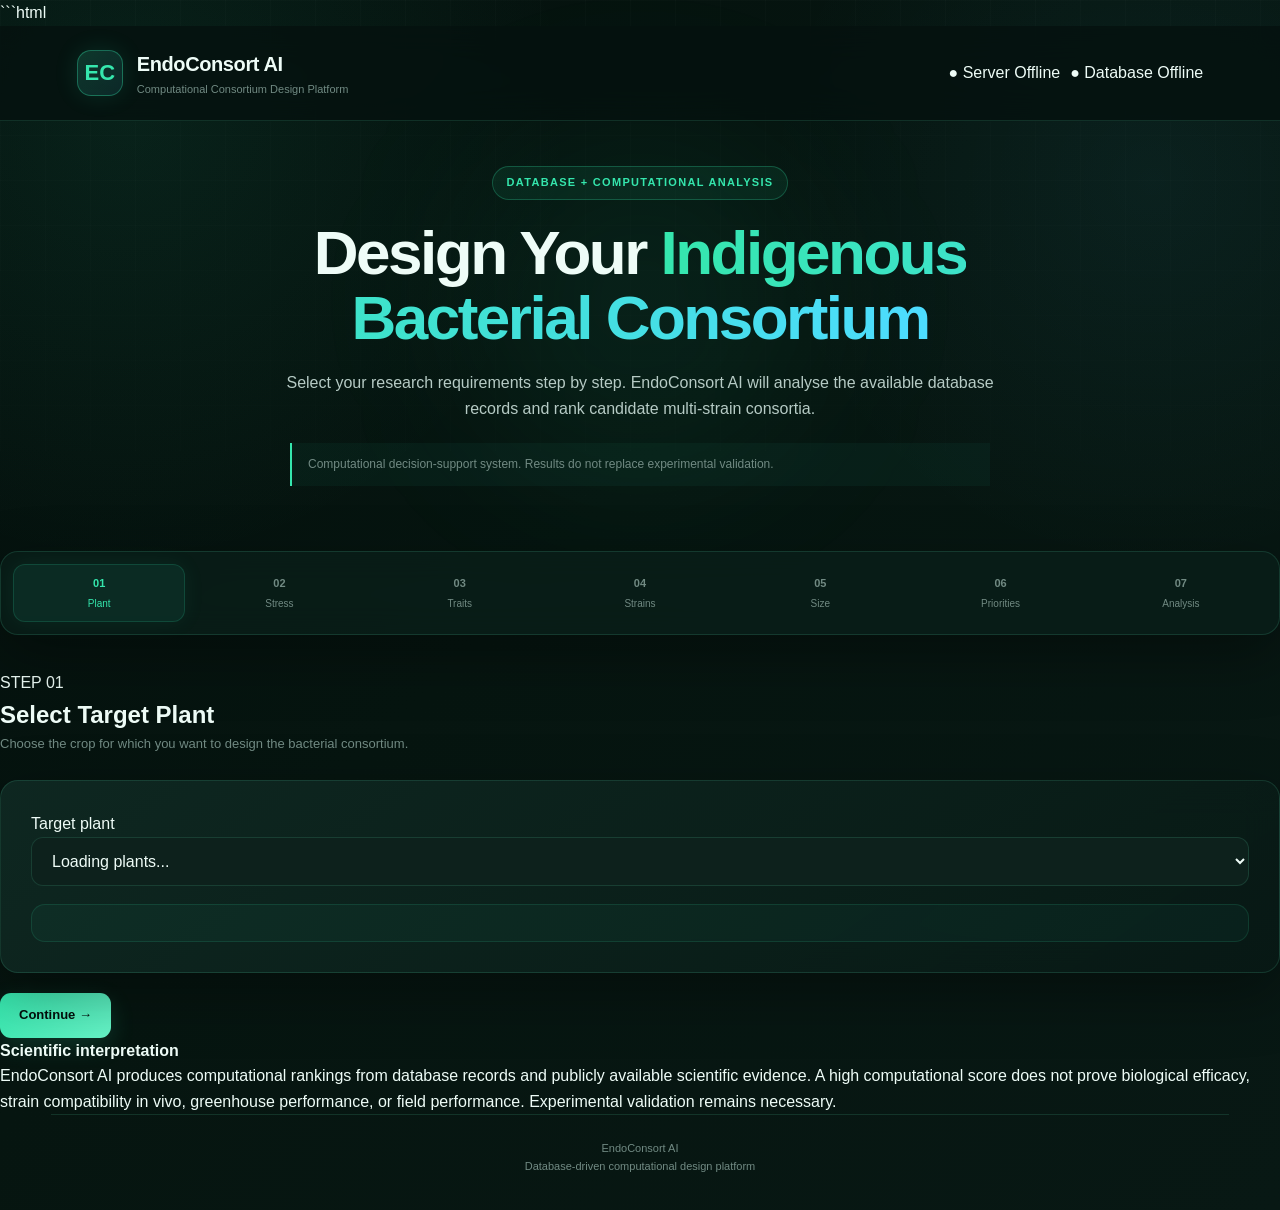
<file: frontend/index.html>
```html
<!DOCTYPE html>
<html lang="en">

<head>

    <meta charset="UTF-8">

    <meta
        name="viewport"
        content="width=device-width, initial-scale=1.0"
    >

    <title>EndoConsort AI</title>

    <link
        rel="stylesheet"
        href="style.css"
    >

</head>


<body>


    <!-- =====================================================
         HEADER
    ====================================================== -->

    <header class="header">

        <div class="brand">

            <div class="brand-mark">
                EC
            </div>

            <div>

                <h1>
                    EndoConsort AI
                </h1>

                <p>
                    Computational Consortium Design Platform
                </p>

            </div>

        </div>


        <div class="system-status">

            <span id="serverStatus">
                Checking server...
            </span>

            <span id="databaseStatus">
                Checking database...
            </span>

        </div>

    </header>



    <!-- =====================================================
         MAIN
    ====================================================== -->

    <main class="main-container">


        <!-- =================================================
             HERO
        ================================================== -->

        <section class="hero">

            <div class="hero-content">

                <span class="eyebrow">
                    DATABASE + COMPUTATIONAL ANALYSIS
                </span>


                <h2>

                    Design Your

                    <span>
                        Indigenous Bacterial Consortium
                    </span>

                </h2>


                <p>

                    Select your research requirements step by step.
                    EndoConsort AI will analyse the available database
                    records and rank candidate multi-strain consortia.

                </p>


                <div class="hero-note">

                    Computational decision-support system.
                    Results do not replace experimental validation.

                </div>

            </div>

        </section>



        <!-- =================================================
             PROGRESS
        ================================================== -->

        <section class="wizard-progress">


            <div
                class="progress-step active"
                data-step="1"
            >

                <span>
                    01
                </span>

                <small>
                    Plant
                </small>

            </div>


            <div
                class="progress-step"
                data-step="2"
            >

                <span>
                    02
                </span>

                <small>
                    Stress
                </small>

            </div>


            <div
                class="progress-step"
                data-step="3"
            >

                <span>
                    03
                </span>

                <small>
                    Traits
                </small>

            </div>


            <div
                class="progress-step"
                data-step="4"
            >

                <span>
                    04
                </span>

                <small>
                    Strains
                </small>

            </div>


            <div
                class="progress-step"
                data-step="5"
            >

                <span>
                    05
                </span>

                <small>
                    Size
                </small>

            </div>


            <div
                class="progress-step"
                data-step="6"
            >

                <span>
                    06
                </span>

                <small>
                    Priorities
                </small>

            </div>


            <div
                class="progress-step"
                data-step="7"
            >

                <span>
                    07
                </span>

                <small>
                    Analysis
                </small>

            </div>


        </section>



        <!-- =================================================
             WIZARD
        ================================================== -->

        <section class="wizard-container">


            <!-- =================================================
                 STEP 1 — PLANT
            ================================================== -->

            <div
                class="wizard-step active"
                id="step1"
            >

                <div class="step-number">
                    STEP 01
                </div>


                <h2>
                    Select Target Plant
                </h2>


                <p class="step-description">

                    Choose the crop for which you want to design
                    the bacterial consortium.

                </p>


                <div class="selection-area">


                    <label for="plantSelect">
                        Target plant
                    </label>


                    <select id="plantSelect">

                        <option value="">
                            Loading plants...
                        </option>

                    </select>


                    <div
                        id="plantInfo"
                        class="selection-info"
                    ></div>


                </div>


                <div class="wizard-actions">


                    <!-- IMPORTANT:
                         Current step = 1 -->

                    <button
                        type="button"
                        class="btn primary"
                        onclick="nextStep(1)"
                    >

                        Continue →

                    </button>


                </div>

            </div>



            <!-- =================================================
                 STEP 2 — STRESS
            ================================================== -->

            <div
                class="wizard-step"
                id="step2"
            >

                <div class="step-number">
                    STEP 02
                </div>


                <h2>
                    Select Target Stress
                </h2>


                <p class="step-description">

                    Select the environmental stress condition
                    that the consortium should be designed for.

                </p>


                <div
                    id="stressOptions"
                    class="option-grid"
                >

                    <div class="loading">

                        Loading stress options...

                    </div>

                </div>


                <div class="wizard-actions">


                    <!-- Current step = 2 -->

                    <button
                        type="button"
                        class="btn secondary"
                        onclick="previousStep(2)"
                    >

                        ← Back

                    </button>


                    <button
                        type="button"
                        class="btn primary"
                        onclick="nextStep(2)"
                    >

                        Continue →

                    </button>


                </div>

            </div>



            <!-- =================================================
                 STEP 3 — TRAITS
            ================================================== -->

            <div
                class="wizard-step"
                id="step3"
            >

                <div class="step-number">
                    STEP 03
                </div>


                <h2>
                    Select Desired Traits
                </h2>


                <p class="step-description">

                    Select the functional bacterial traits you
                    want the consortium to cover.

                </p>


                <div class="selection-toolbar">


                    <button
                        type="button"
                        class="small-btn"
                        onclick="selectAllTraits()"
                    >

                        Select All

                    </button>


                    <button
                        type="button"
                        class="small-btn"
                        onclick="clearAllTraits()"
                    >

                        Clear All

                    </button>


                </div>


                <div
                    id="traitOptions"
                    class="checkbox-grid"
                >

                    <div class="loading">

                        Loading traits...

                    </div>

                </div>


                <div
                    id="traitSelectionSummary"
                    class="selection-summary"
                >

                    0 traits selected

                </div>


                <div class="wizard-actions">


                    <!-- Current step = 3 -->

                    <button
                        type="button"
                        class="btn secondary"
                        onclick="previousStep(3)"
                    >

                        ← Back

                    </button>


                    <button
                        type="button"
                        class="btn primary"
                        onclick="nextStep(3)"
                    >

                        Continue →

                    </button>


                </div>

            </div>



            <!-- =================================================
                 STEP 4 — STRAINS
            ================================================== -->

            <div
                class="wizard-step"
                id="step4"
            >

                <div class="step-number">
                    STEP 04
                </div>


                <h2>
                    Select Bacterial Strains
                </h2>


                <p class="step-description">

                    Choose which indigenous bacterial strains
                    should be considered during consortium design.

                </p>


                <div class="selection-toolbar">


                    <button
                        type="button"
                        class="small-btn"
                        onclick="selectAllStrains()"
                    >

                        Select All

                    </button>


                    <button
                        type="button"
                        class="small-btn"
                        onclick="clearAllStrains()"
                    >

                        Clear All

                    </button>


                </div>


                <div
                    id="strainOptions"
                    class="strain-selection-grid"
                >

                    <div class="loading">

                        Loading bacterial strains...

                    </div>

                </div>


                <div
                    id="strainSelectionSummary"
                    class="selection-summary"
                >

                    0 strains selected

                </div>


                <div class="wizard-actions">


                    <!-- Current step = 4 -->

                    <button
                        type="button"
                        class="btn secondary"
                        onclick="previousStep(4)"
                    >

                        ← Back

                    </button>


                    <button
                        type="button"
                        class="btn primary"
                        onclick="nextStep(4)"
                    >

                        Continue →

                    </button>


                </div>

            </div>



            <!-- =================================================
                 STEP 5 — SIZE
            ================================================== -->

            <div
                class="wizard-step"
                id="step5"
            >

                <div class="step-number">
                    STEP 05
                </div>


                <h2>
                    Choose Consortium Size
                </h2>


                <p class="step-description">

                    Decide how many bacterial strains should
                    be combined in each candidate consortium.

                </p>


                <div
                    id="sizeOptions"
                    class="size-grid"
                >


                    <button
                        type="button"
                        class="size-card"
                        data-size="2"
                        onclick="selectConsortiumSize(2)"
                    >

                        <strong>
                            2
                        </strong>

                        <span>
                            Two-strain consortium
                        </span>

                    </button>


                    <button
                        type="button"
                        class="size-card"
                        data-size="3"
                        onclick="selectConsortiumSize(3)"
                    >

                        <strong>
                            3
                        </strong>

                        <span>
                            Three-strain consortium
                        </span>

                    </button>


                </div>


                <div
                    id="sizeSummary"
                    class="selection-summary"
                >

                    No consortium size selected

                </div>


                <div class="wizard-actions">


                    <!-- Current step = 5 -->

                    <button
                        type="button"
                        class="btn secondary"
                        onclick="previousStep(5)"
                    >

                        ← Back

                    </button>


                    <button
                        type="button"
                        class="btn primary"
                        onclick="nextStep(5)"
                    >

                        Continue →

                    </button>


                </div>

            </div>



            <!-- =================================================
                 STEP 6 — PRIORITIES
            ================================================== -->

            <div
                class="wizard-step"
                id="step6"
            >

                <div class="step-number">
                    STEP 06
                </div>


                <h2>
                    Set Analysis Priorities
                </h2>


                <p class="step-description">

                    Tell the computational engine what matters
                    most in your consortium ranking.

                </p>



                <!-- TRAIT WEIGHT -->

                <div class="weight-control">

                    <div class="weight-header">

                        <span>
                            Trait Coverage
                        </span>

                        <strong id="traitWeightValue">
                            50%
                        </strong>

                    </div>


                    <input
                        type="range"
                        id="traitWeight"
                        min="0"
                        max="100"
                        value="50"
                        oninput="updateWeights()"
                    >

                </div>



                <!-- COMPATIBILITY -->

                <div class="weight-control">

                    <div class="weight-header">

                        <span>
                            Compatibility
                        </span>

                        <strong id="compatibilityWeightValue">
                            30%
                        </strong>

                    </div>


                    <input
                        type="range"
                        id="compatibilityWeight"
                        min="0"
                        max="100"
                        value="30"
                        oninput="updateWeights()"
                    >

                </div>



                <!-- DROUGHT -->

                <div class="weight-control">

                    <div class="weight-header">

                        <span>
                            Drought Evidence
                        </span>

                        <strong id="droughtWeightValue">
                            15%
                        </strong>

                    </div>


                    <input
                        type="range"
                        id="droughtWeight"
                        min="0"
                        max="100"
                        value="15"
                        oninput="updateWeights()"
                    >

                </div>



                <!-- LITERATURE -->

                <div class="weight-control">

                    <div class="weight-header">

                        <span>
                            Literature Evidence
                        </span>

                        <strong id="literatureWeightValue">
                            5%
                        </strong>

                    </div>


                    <input
                        type="range"
                        id="literatureWeight"
                        min="0"
                        max="100"
                        value="5"
                        oninput="updateWeights()"
                    >

                </div>



                <div
                    id="weightTotal"
                    class="weight-total"
                >

                    100%

                </div>



                <div class="wizard-actions">


                    <!-- Current step = 6 -->

                    <button
                        type="button"
                        class="btn secondary"
                        onclick="previousStep(6)"
                    >

                        ← Back

                    </button>


                    <button
                        type="button"
                        class="btn primary"
                        onclick="nextStep(6)"
                    >

                        Review Selection →

                    </button>


                </div>

            </div>



            <!-- =================================================
                 STEP 7 — ANALYSIS
            ================================================== -->

            <div
                class="wizard-step"
                id="step7"
            >

                <div class="step-number">
                    STEP 07
                </div>


                <h2>
                    Run Consortium Analysis
                </h2>


                <p class="step-description">

                    Review your selections and run the computational
                    consortium ranking engine.

                </p>



                <!-- =================================================
                     REVIEW
                ================================================== -->

                <div
                    id="selectionReview"
                    class="selection-review"
                >


                    <div class="review-card">

                        <span>
                            Target Plant
                        </span>

                        <strong id="reviewPlant">
                            —
                        </strong>

                    </div>


                    <div class="review-card">

                        <span>
                            Target Stress
                        </span>

                        <strong id="reviewStress">
                            —
                        </strong>

                    </div>


                    <div class="review-card">

                        <span>
                            Selected Traits
                        </span>

                        <strong id="reviewTraits">
                            —
                        </strong>

                    </div>


                    <div class="review-card">

                        <span>
                            Selected Strains
                        </span>

                        <strong id="reviewStrains">
                            —
                        </strong>

                    </div>


                    <div class="review-card">

                        <span>
                            Consortium Size
                        </span>

                        <strong id="reviewSize">
                            —
                        </strong>

                    </div>


                    <div class="review-card">

                        <span>
                            Ranking Weights
                        </span>

                        <strong id="reviewWeights">
                            —
                        </strong>

                    </div>


                </div>



                <!-- =================================================
                     ANALYSIS BUTTON
                ================================================== -->

                <div class="analysis-launch">


                    <button
                        type="button"
                        id="designButton"
                        class="btn analyze"
                        onclick="runCustomDesign()"
                    >

                        🧬 Run EndoConsort AI Analysis

                    </button>


                    <p>

                        The engine will evaluate available
                        strain combinations against your
                        selected criteria.

                    </p>


                </div>



                <!-- =================================================
                     LOADING
                ================================================== -->

                <div
                    id="analysisLoading"
                    class="analysis-loading hidden"
                >

                    <div class="loader"></div>


                    <h3>
                        Analysing consortium candidates...
                    </h3>


                    <p>

                        Checking trait coverage, compatibility,
                        drought-response records and literature
                        signals.

                    </p>

                </div>



                <!-- =================================================
                     RESULT
                ================================================== -->

                <div
                    id="analysisResult"
                    class="analysis-result"
                ></div>



                <!-- =================================================
                     SCIENTIFIC EVIDENCE
                ================================================== -->

                <div
                    id="scientificEvidence"
                    class="scientific-evidence hidden"
                >


                    <div class="evidence-header">


                        <div>

                            <span class="evidence-label">
                                LIVE SCIENTIFIC EVIDENCE
                            </span>


                            <h3>
                                Relevant Research Literature
                            </h3>


                            <p>

                                Scientific publications retrieved
                                dynamically from Europe PMC based on
                                your selected plant, stress, traits
                                and bacterial strain.

                            </p>

                        </div>


                        <div
                            id="evidenceSource"
                            class="evidence-source"
                        >

                            Europe PMC

                        </div>


                    </div>



                    <!-- Evidence Loading -->

                    <div
                        id="evidenceLoading"
                        class="evidence-loading hidden"
                    >

                        Searching scientific literature...

                    </div>



                    <!-- Evidence Results -->

                    <div
                        id="evidenceList"
                        class="evidence-list"
                    ></div>


                </div>



                <!-- =================================================
                     REPORT
                ================================================== -->

                <div
                    id="reportSection"
                    class="report-section hidden"
                >


                    <h3>
                        Analysis Report
                    </h3>


                    <p>

                        Your computational analysis and scientific
                        evidence summary are ready.

                    </p>


                    <button
                        type="button"
                        class="btn report"
                        onclick="downloadReport()"
                    >

                        Download PDF Report

                    </button>


                </div>



                <!-- =================================================
                     BACK TO STEP 6
                ================================================== -->

                <div class="wizard-actions">


                    <!-- Current step = 7 -->

                    <button
                        type="button"
                        class="btn secondary"
                        onclick="previousStep(7)"
                    >

                        ← Modify Selection

                    </button>


                </div>


            </div>


        </section>



        <!-- =================================================
             SCIENTIFIC NOTICE
        ================================================== -->

        <section class="scientific-notice">


            <strong>
                Scientific interpretation
            </strong>


            <p>

                EndoConsort AI produces computational rankings
                from database records and publicly available
                scientific evidence. A high computational score
                does not prove biological efficacy, strain
                compatibility in vivo, greenhouse performance,
                or field performance. Experimental validation
                remains necessary.

            </p>


        </section>


    </main>



    <!-- =====================================================
         FOOTER
    ====================================================== -->

    <footer class="footer">


        <div>
            EndoConsort AI
        </div>


        <div>
            Database-driven computational design platform
        </div>


    </footer>



    <!-- =====================================================
         JAVASCRIPT
    ====================================================== -->

    <script src="app.js"></script>


</body>

</html>
</file>
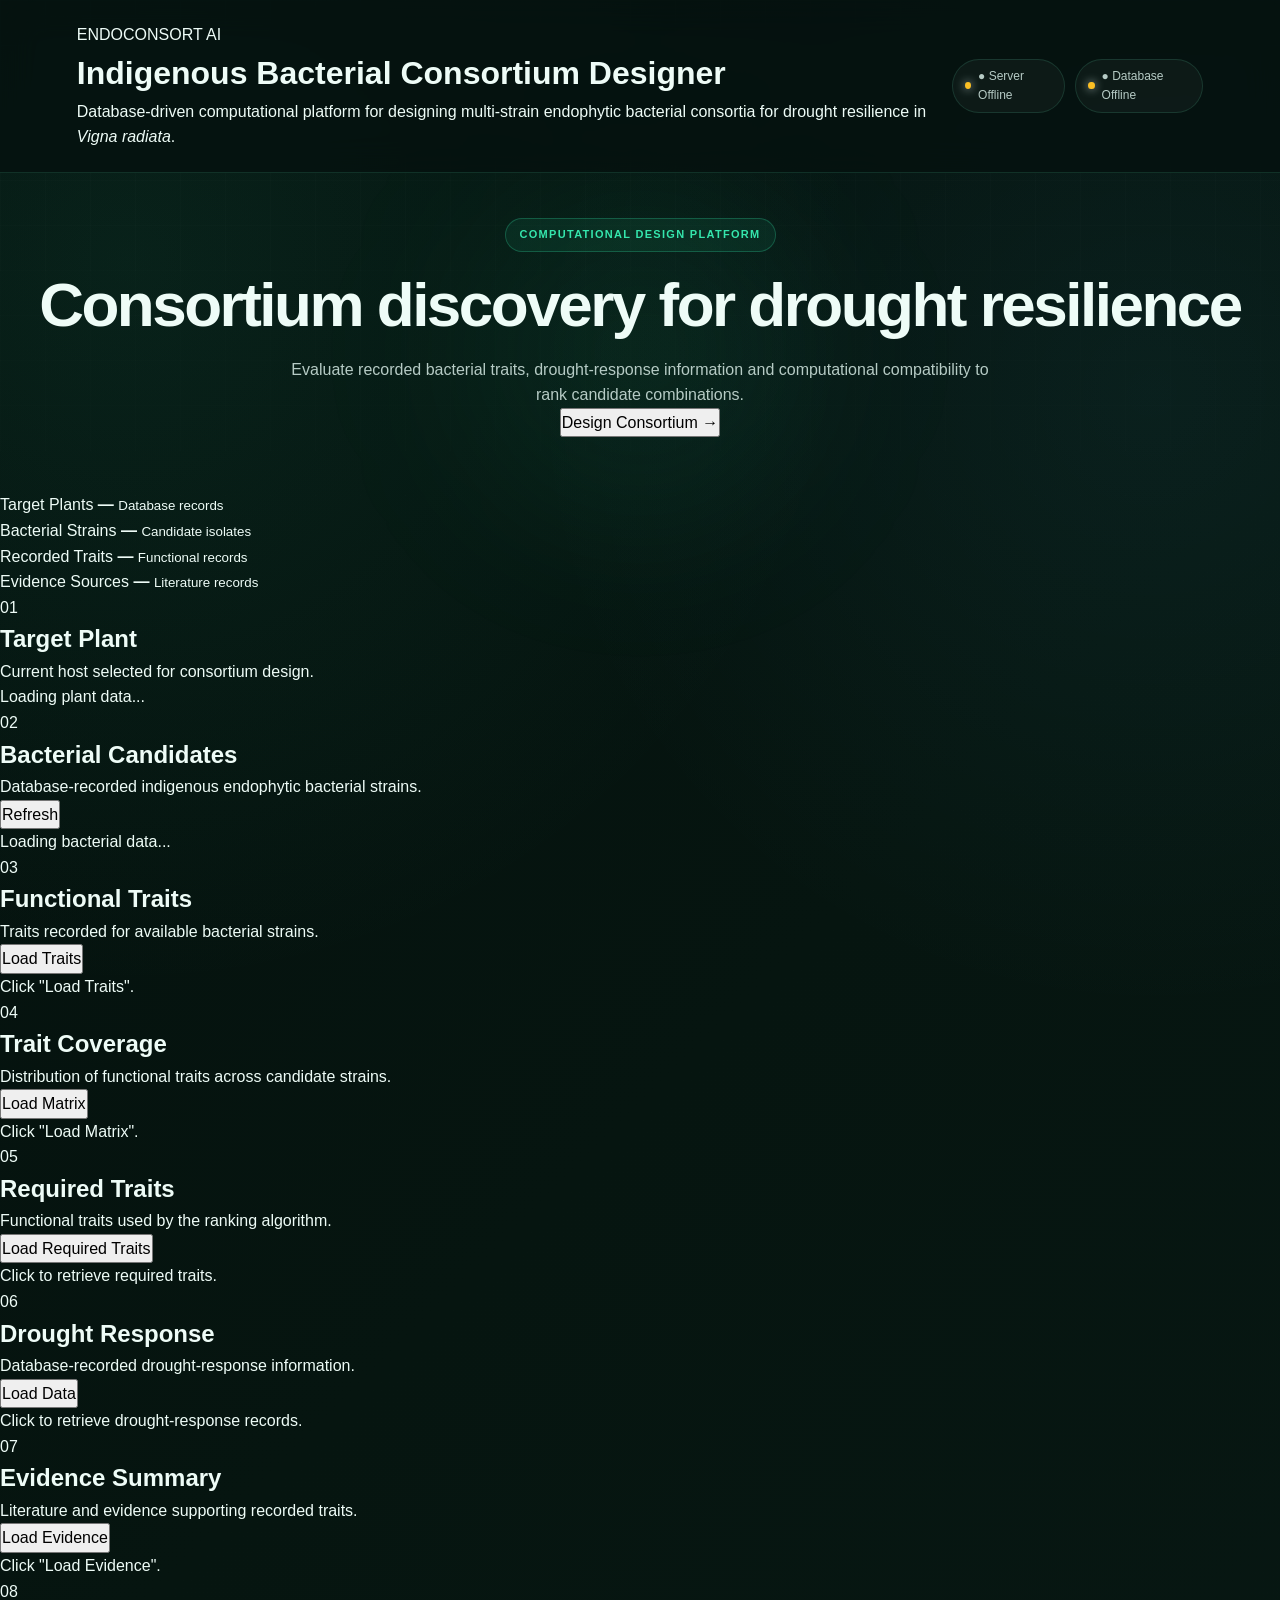
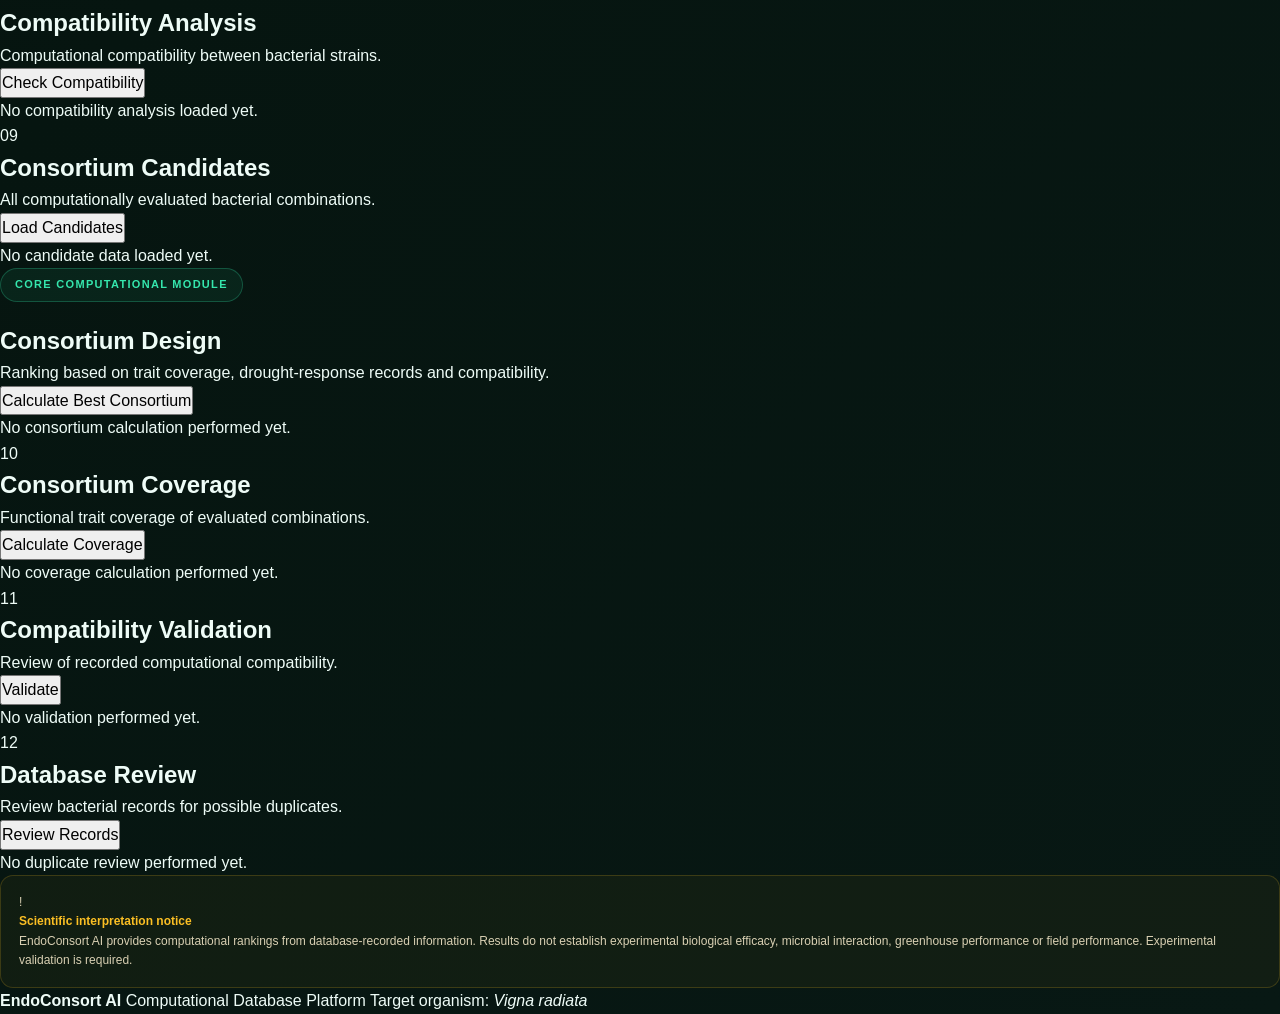
<file: frontend/index_backup.html>
<!DOCTYPE html>
<html lang="en">
<head>
    <meta charset="UTF-8">
    <meta name="viewport" content="width=device-width, initial-scale=1.0">
    <title>EndoConsort AI</title>
    <link rel="stylesheet" href="style.css">
</head>

<body>

<header class="header">
    <div>
        <div class="brand">ENDOCONSORT AI</div>
        <h1>Indigenous Bacterial Consortium Designer</h1>
        <p>
            Database-driven computational platform for designing multi-strain
            endophytic bacterial consortia for drought resilience in
            <i>Vigna radiata</i>.
        </p>
    </div>

    <div class="system-status">
        <div id="serverStatus" class="status offline">● Checking server...</div>
        <div id="databaseStatus" class="status offline">● Checking database...</div>
    </div>
</header>

<main class="container">

    <section class="hero">
        <div>
            <span class="eyebrow">COMPUTATIONAL DESIGN PLATFORM</span>
            <h2>Consortium discovery for drought resilience</h2>
            <p>
                Evaluate recorded bacterial traits, drought-response information
                and computational compatibility to rank candidate combinations.
            </p>
        </div>

        <button class="primary large" onclick="designConsortium()">
            Design Consortium →
        </button>
    </section>

    <section class="dashboard">

        <div class="stat-card">
            <span class="stat-label">Target Plants</span>
            <strong id="plantCount">—</strong>
            <small>Database records</small>
        </div>

        <div class="stat-card">
            <span class="stat-label">Bacterial Strains</span>
            <strong id="bacteriaCount">—</strong>
            <small>Candidate isolates</small>
        </div>

        <div class="stat-card">
            <span class="stat-label">Recorded Traits</span>
            <strong id="traitCount">—</strong>
            <small>Functional records</small>
        </div>

        <div class="stat-card">
            <span class="stat-label">Evidence Sources</span>
            <strong id="evidenceCount">—</strong>
            <small>Literature records</small>
        </div>

    </section>

    <section class="panel">
        <div class="panel-header">
            <div>
                <span class="section-number">01</span>
                <h2>Target Plant</h2>
                <p>Current host selected for consortium design.</p>
            </div>
        </div>

        <div id="plants" class="content-area">
            Loading plant data...
        </div>
    </section>

    <section class="panel">
        <div class="panel-header">
            <div>
                <span class="section-number">02</span>
                <h2>Bacterial Candidates</h2>
                <p>Database-recorded indigenous endophytic bacterial strains.</p>
            </div>

            <button onclick="loadBacteria()">Refresh</button>
        </div>

        <div id="bacteria" class="bacteria-grid">
            Loading bacterial data...
        </div>
    </section>

    <section class="panel">
        <div class="panel-header">
            <div>
                <span class="section-number">03</span>
                <h2>Functional Traits</h2>
                <p>Traits recorded for available bacterial strains.</p>
            </div>

            <button onclick="loadBacterialTraits()">Load Traits</button>
        </div>

        <div id="bacterialTraits" class="content-area">
            Click "Load Traits".
        </div>
    </section>

    <section class="panel">
        <div class="panel-header">
            <div>
                <span class="section-number">04</span>
                <h2>Trait Coverage</h2>
                <p>Distribution of functional traits across candidate strains.</p>
            </div>

            <button onclick="loadTraitMatrix()">Load Matrix</button>
        </div>

        <div id="traitMatrix" class="content-area">
            Click "Load Matrix".
        </div>
    </section>

    <section class="panel">
        <div class="panel-header">
            <div>
                <span class="section-number">05</span>
                <h2>Required Traits</h2>
                <p>Functional traits used by the ranking algorithm.</p>
            </div>

            <button onclick="loadRequiredTraits()">Load Required Traits</button>
        </div>

        <div id="requiredTraits" class="content-area">
            Click to retrieve required traits.
        </div>
    </section>

    <section class="panel">
        <div class="panel-header">
            <div>
                <span class="section-number">06</span>
                <h2>Drought Response</h2>
                <p>Database-recorded drought-response information.</p>
            </div>

            <button onclick="loadDroughtResponse()">Load Data</button>
        </div>

        <div id="drought" class="content-area">
            Click to retrieve drought-response records.
        </div>
    </section>

    <section class="panel">
        <div class="panel-header">
            <div>
                <span class="section-number">07</span>
                <h2>Evidence Summary</h2>
                <p>Literature and evidence supporting recorded traits.</p>
            </div>

            <button onclick="loadEvidence()">Load Evidence</button>
        </div>

        <div id="evidence" class="content-area">
            Click "Load Evidence".
        </div>
    </section>

    <section class="panel">
        <div class="panel-header">
            <div>
                <span class="section-number">08</span>
                <h2>Compatibility Analysis</h2>
                <p>Computational compatibility between bacterial strains.</p>
            </div>

            <button onclick="loadCompatibility()">Check Compatibility</button>
        </div>

        <div id="compatibility" class="content-area">
            No compatibility analysis loaded yet.
        </div>
    </section>

    <section class="panel">
        <div class="panel-header">
            <div>
                <span class="section-number">09</span>
                <h2>Consortium Candidates</h2>
                <p>All computationally evaluated bacterial combinations.</p>
            </div>

            <button onclick="loadCandidates()">Load Candidates</button>
        </div>

        <div id="candidates" class="content-area">
            No candidate data loaded yet.
        </div>
    </section>

    <section class="design-section">

        <div class="design-header">
            <div>
                <span class="eyebrow">CORE COMPUTATIONAL MODULE</span>
                <h2>Consortium Design</h2>
                <p>
                    Ranking based on trait coverage, drought-response records
                    and compatibility.
                </p>
            </div>

            <button class="primary large" onclick="designConsortium()">
                Calculate Best Consortium
            </button>
        </div>

        <div id="consortiumResult" class="design-result">
            No consortium calculation performed yet.
        </div>

    </section>

    <section class="panel">
        <div class="panel-header">
            <div>
                <span class="section-number">10</span>
                <h2>Consortium Coverage</h2>
                <p>Functional trait coverage of evaluated combinations.</p>
            </div>

            <button onclick="loadConsortiumCoverage()">
                Calculate Coverage
            </button>
        </div>

        <div id="consortiumCoverage" class="content-area">
            No coverage calculation performed yet.
        </div>
    </section>

    <section class="panel">
        <div class="panel-header">
            <div>
                <span class="section-number">11</span>
                <h2>Compatibility Validation</h2>
                <p>Review of recorded computational compatibility.</p>
            </div>

            <button onclick="validateCompatibility()">Validate</button>
        </div>

        <div id="compatibilityValidation" class="content-area">
            No validation performed yet.
        </div>
    </section>

    <section class="panel">
        <div class="panel-header">
            <div>
                <span class="section-number">12</span>
                <h2>Database Review</h2>
                <p>Review bacterial records for possible duplicates.</p>
            </div>

            <button onclick="loadDuplicateReview()">Review Records</button>
        </div>

        <div id="duplicateReview" class="content-area">
            No duplicate review performed yet.
        </div>
    </section>

    <section class="notice">
        <div class="notice-icon">!</div>

        <div>
            <strong>Scientific interpretation notice</strong>

            <p>
                EndoConsort AI provides computational rankings from
                database-recorded information. Results do not establish
                experimental biological efficacy, microbial interaction,
                greenhouse performance or field performance.
                Experimental validation is required.
            </p>
        </div>
    </section>

</main>

<footer>
    <strong>EndoConsort AI</strong>
    <span>Computational Database Platform</span>
    <span>
        Target organism: <i>Vigna radiata</i>
    </span>
</footer>

<script src="app.js"></script>

</body>
</html>
</file>
<file: frontend/style.css>
/* =========================================================
   ENDOCONSORT AI
   Modern AI + Biotechnology Research Interface
   ========================================================= */

:root {
    --bg: #06110f;
    --bg-soft: #0a1916;
    --surface: #0d211c;
    --surface-2: #102a24;
    --surface-3: #14342c;

    --border: rgba(103, 255, 203, 0.13);
    --border-hover: rgba(103, 255, 203, 0.35);

    --primary: #35e6ad;
    --primary-dark: #20b98b;
    --cyan: #4ddcff;
    --text: #eefcf7;
    --text-soft: #b6cbc5;
    --text-muted: #718a83;

    --success: #4ade80;
    --warning: #fbbf24;
    --danger: #fb7185;

    --radius: 18px;
    --radius-sm: 12px;

    --shadow: 0 20px 60px rgba(0, 0, 0, 0.35);
    --glow: 0 0 35px rgba(53, 230, 173, 0.10);
}

/* =========================================================
   RESET
   ========================================================= */

* {
    margin: 0;
    padding: 0;
    box-sizing: border-box;
}

html {
    scroll-behavior: smooth;
}

body {
    min-height: 100vh;
    font-family:
        Inter,
        "Segoe UI",
        Roboto,
        Arial,
        sans-serif;

    background:
        radial-gradient(
            circle at 10% 10%,
            rgba(53, 230, 173, 0.08),
            transparent 28%
        ),
        radial-gradient(
            circle at 90% 15%,
            rgba(77, 220, 255, 0.06),
            transparent 25%
        ),
        linear-gradient(
            135deg,
            #04100d 0%,
            #061510 45%,
            #081814 100%
        );

    color: var(--text);
    line-height: 1.6;
    overflow-x: hidden;
}

body::before {
    content: "";
    position: fixed;
    inset: 0;
    pointer-events: none;

    background-image:
        linear-gradient(
            rgba(255,255,255,0.015) 1px,
            transparent 1px
        ),
        linear-gradient(
            90deg,
            rgba(255,255,255,0.015) 1px,
            transparent 1px
        );

    background-size: 45px 45px;
    mask-image: linear-gradient(
        to bottom,
        black,
        transparent 80%
    );

    z-index: -1;
}

button,
input,
select {
    font: inherit;
}

button {
    cursor: pointer;
}

/* =========================================================
   HEADER
   ========================================================= */

.header {
    width: 100%;
    padding: 22px 6%;
    display: flex;
    align-items: center;
    justify-content: space-between;

    border-bottom: 1px solid var(--border);

    background: rgba(5, 18, 15, 0.82);
    backdrop-filter: blur(18px);

    position: sticky;
    top: 0;
    z-index: 100;
}

.brand {
    display: flex;
    align-items: center;
    gap: 14px;
}

.brand-mark {
    width: 46px;
    height: 46px;

    display: flex;
    align-items: center;
    justify-content: center;

    border-radius: 14px;

    background:
        linear-gradient(
            135deg,
            rgba(53, 230, 173, 0.18),
            rgba(77, 220, 255, 0.10)
        );

    border: 1px solid rgba(53, 230, 173, 0.35);

    color: var(--primary);

    font-size: 22px;
    font-weight: 800;

    box-shadow:
        0 0 25px rgba(53, 230, 173, 0.12);
}

.brand h1 {
    font-size: 20px;
    font-weight: 750;
    letter-spacing: -0.4px;
}

.brand p {
    color: var(--text-muted);
    font-size: 11px;
    margin-top: 1px;
}

.system-status {
    display: flex;
    gap: 10px;
    align-items: center;
}

.status {
    display: flex;
    align-items: center;
    gap: 7px;

    padding: 7px 12px;

    border-radius: 999px;

    background: rgba(255,255,255,0.035);
    border: 1px solid var(--border);

    color: var(--text-soft);
    font-size: 12px;
}

.status::before {
    content: "";
    width: 7px;
    height: 7px;
    border-radius: 50%;
    background: var(--warning);

    box-shadow: 0 0 10px currentColor;
}

.status.online::before {
    background: var(--success);
}

.status.error::before {
    background: var(--danger);
}

/* =========================================================
   MAIN
   ========================================================= */

.main {
    width: min(1180px, 92%);
    margin: 0 auto;
    padding: 65px 0 80px;
}

/* =========================================================
   HERO
   ========================================================= */

.hero {
    position: relative;
    text-align: center;
    padding: 45px 20px 55px;
}

.hero::before {
    content: "";
    position: absolute;

    width: 320px;
    height: 320px;

    left: 50%;
    top: 20px;

    transform: translateX(-50%);

    background: rgba(53, 230, 173, 0.07);

    filter: blur(90px);
    border-radius: 50%;

    z-index: -1;
}

.hero-content {
    max-width: 850px;
    margin: auto;
}

.eyebrow {
    display: inline-flex;
    align-items: center;
    gap: 8px;

    padding: 7px 14px;

    border-radius: 999px;

    border: 1px solid rgba(53, 230, 173, 0.25);

    background: rgba(53, 230, 173, 0.07);

    color: var(--primary);

    font-size: 11px;
    font-weight: 700;
    letter-spacing: 1.3px;
    text-transform: uppercase;

    margin-bottom: 20px;
}

.hero h2 {
    font-size: clamp(34px, 5vw, 62px);
    line-height: 1.05;

    letter-spacing: -2.5px;
    font-weight: 800;

    margin-bottom: 20px;
}

.hero h2 span {
    background:
        linear-gradient(
            90deg,
            var(--primary),
            var(--cyan)
        );

    -webkit-background-clip: text;
    background-clip: text;
    color: transparent;
}

.hero p {
    max-width: 720px;
    margin: auto;

    color: var(--text-soft);
    font-size: 16px;
}

.hero-note {
    margin: 22px auto 0;

    max-width: 700px;

    padding: 12px 16px;

    border-left: 2px solid var(--primary);

    background: rgba(53, 230, 173, 0.045);

    color: var(--text-muted);

    font-size: 12px;
    text-align: left;
}

/* =========================================================
   PROGRESS
   ========================================================= */

.wizard-progress {
    display: grid;
    grid-template-columns: repeat(7, 1fr);

    gap: 8px;

    margin: 10px 0 35px;

    padding: 12px;

    border-radius: 18px;

    background: rgba(10, 31, 26, 0.75);
    border: 1px solid var(--border);

    box-shadow: var(--shadow);

    backdrop-filter: blur(15px);
}

.progress-step {
    position: relative;

    min-height: 58px;

    display: flex;
    flex-direction: column;

    align-items: center;
    justify-content: center;

    gap: 3px;

    border-radius: 12px;

    color: var(--text-muted);

    transition: 0.25s ease;
}

.progress-step span {
    font-size: 11px;
    font-weight: 800;
}

.progress-step small {
    font-size: 10px;
}

.progress-step.active {
    color: var(--primary);

    background: rgba(53, 230, 173, 0.08);

    box-shadow:
        inset 0 0 0 1px rgba(53, 230, 173, 0.16),
        0 0 22px rgba(53, 230, 173, 0.07);
}

.progress-step.completed {
    color: var(--success);
}

/* =========================================================
   WIZARD
   ========================================================= */

.wizard-container {
    width: 100%;
}

.wizard-step {
    display: none;
    animation: fadeSlide 0.35s ease;
}

.wizard-step.active {
    display: block;
}

@keyframes fadeSlide {
    from {
        opacity: 0;
        transform: translateY(10px);
    }

    to {
        opacity: 1;
        transform: translateY(0);
    }
}

/* =========================================================
   STEP CARD
   ========================================================= */

.selection-area {
    background:
        linear-gradient(
            145deg,
            rgba(16, 42, 36, 0.88),
            rgba(8, 25, 21, 0.92)
        );

    border: 1px solid var(--border);

    border-radius: var(--radius);

    padding: 30px;

    box-shadow: var(--shadow);

    backdrop-filter: blur(18px);
}

.step-description {
    color: var(--text-muted);
    font-size: 13px;
    margin-bottom: 25px;
}

.step-title,
.selection-area h3 {
    font-size: 23px;
    margin-bottom: 7px;
}

.step-subtitle {
    color: var(--text-muted);
    font-size: 13px;
}

/* =========================================================
   SELECT
   ========================================================= */

select {
    width: 100%;

    padding: 14px 16px;

    border-radius: 12px;

    background: var(--surface);
    border: 1px solid var(--border);

    color: var(--text);

    outline: none;

    transition: 0.2s;
}

select:hover,
select:focus {
    border-color: var(--border-hover);

    box-shadow:
        0 0 0 3px rgba(53, 230, 173, 0.06);
}

option {
    background: #0c211b;
    color: white;
}

/* =========================================================
   INFO BOX
   ========================================================= */

#plantInfo {
    margin-top: 18px;

    padding: 18px;

    border-radius: 14px;

    background: rgba(53, 230, 173, 0.045);

    border: 1px solid rgba(53, 230, 173, 0.13);

    color: var(--text-soft);
}

/* =========================================================
   OPTION GRID
   ========================================================= */

.option-grid {
    display: grid;
    grid-template-columns: repeat(2, 1fr);
    gap: 16px;
}

.option-card {
    padding: 22px;

    border-radius: 15px;

    background: rgba(255,255,255,0.025);

    border: 1px solid var(--border);

    cursor: pointer;

    transition: 0.25s ease;
}

.option-card:hover {
    transform: translateY(-3px);

    border-color: var(--border-hover);

    background: rgba(53, 230, 173, 0.055);
}

.option-card.selected {
    border-color: var(--primary);

    background:
        linear-gradient(
            135deg,
            rgba(53, 230, 173, 0.10),
            rgba(77, 220, 255, 0.045)
        );

    box-shadow:
        0 0 25px rgba(53, 230, 173, 0.08);
}

/* =========================================================
   CHECKBOX GRIDS
   ========================================================= */

.checkbox-grid,
.strain-selection-grid {
    display: grid;
    grid-template-columns: repeat(2, 1fr);
    gap: 13px;
}

.checkbox-card,
.strain-card {
    position: relative;

    padding: 17px;

    border-radius: 14px;

    background: rgba(255,255,255,0.025);

    border: 1px solid var(--border);

    transition: 0.22s ease;
}

.checkbox-card:hover,
.strain-card:hover {
    border-color: var(--border-hover);
    transform: translateY(-2px);
}

.checkbox-card.selected,
.strain-card.selected {
    background: rgba(53, 230, 173, 0.07);

    border-color: rgba(53, 230, 173, 0.5);
}

.checkbox-card input,
.strain-card input {
    accent-color: var(--primary);
    margin-right: 9px;
}

/* =========================================================
   TOOLBAR
   ========================================================= */

.selection-toolbar {
    display: flex;
    align-items: center;
    justify-content: space-between;

    gap: 15px;

    margin-bottom: 18px;
}

.selection-count {
    color: var(--text-muted);
    font-size: 12px;
}

.toolbar-buttons {
    display: flex;
    gap: 8px;
}

/* =========================================================
   BUTTONS
   ========================================================= */

.btn {
    border: none;

    border-radius: 11px;

    padding: 12px 19px;

    font-weight: 700;
    font-size: 13px;

    transition: 0.22s ease;

    display: inline-flex;
    align-items: center;
    justify-content: center;
    gap: 8px;
}

.btn.primary {
    color: #03100c;

    background:
        linear-gradient(
            135deg,
            var(--primary),
            #67f5c8
        );

    box-shadow:
        0 8px 25px rgba(53, 230, 173, 0.16);
}

.btn.primary:hover {
    transform: translateY(-2px);

    box-shadow:
        0 12px 30px rgba(53, 230, 173, 0.25);
}

.btn.secondary {
    color: var(--text-soft);

    background: rgba(255,255,255,0.035);

    border: 1px solid var(--border);
}

.btn.secondary:hover {
    color: var(--text);
    border-color: var(--border-hover);
}

.btn.analyze {
    width: 100%;

    padding: 16px;

    font-size: 15px;

    margin-top: 15px;

    color: #03100c;

    background:
        linear-gradient(
            100deg,
            var(--primary),
            var(--cyan)
        );

    box-shadow:
        0 10px 35px rgba(53, 230, 173, 0.16);
}

.btn.analyze:hover {
    transform: translateY(-2px);

    box-shadow:
        0 15px 40px rgba(53, 230, 173, 0.25);
}

.btn.report {
    color: #03100c;

    background: var(--primary);
}

.small-btn {
    padding: 7px 11px;

    border-radius: 8px;

    border: 1px solid var(--border);

    background: rgba(255,255,255,0.03);

    color: var(--text-soft);

    font-size: 11px;
}

.small-btn:hover {
    border-color: var(--primary);
    color: var(--primary);
}

/* =========================================================
   NAVIGATION
   ========================================================= */

.wizard-actions,
.step-navigation {
    display: flex;
    align-items: center;
    justify-content: space-between;

    margin-top: 20px;
}

.nav-right {
    display: flex;
    gap: 10px;
}

/* =========================================================
   CONSORTIUM SIZE
   ========================================================= */

.size-grid {
    display: grid;
    grid-template-columns: repeat(2, 1fr);

    gap: 18px;
}

.size-card {
    position: relative;

    min-height: 180px;

    padding: 25px;

    border-radius: 17px;

    background: rgba(255,255,255,0.025);

    border: 1px solid var(--border);

    cursor: pointer;

    transition: 0.25s ease;
}

.size-card:hover {
    transform: translateY(-4px);

    border-color: var(--border-hover);
}

.size-card.selected {
    border-color: var(--primary);

    background:
        linear-gradient(
            145deg,
            rgba(53, 230, 173, 0.10),
            rgba(77, 220, 255, 0.04)
        );

    box-shadow:
        0 0 30px rgba(53, 230, 173, 0.08);
}

.size-number {
    font-size: 44px;

    font-weight: 850;

    line-height: 1;

    color: var(--primary);

    margin-bottom: 12px;
}

.size-card h4 {
    margin-bottom: 5px;
}

.size-card p {
    color: var(--text-muted);
    font-size: 12px;
}

/* =========================================================
   WEIGHTS
   ========================================================= */

.weight-control {
    margin-bottom: 22px;

    padding: 18px;

    border-radius: 14px;

    background: rgba(255,255,255,0.025);

    border: 1px solid var(--border);
}

.weight-header {
    display: flex;
    align-items: center;
    justify-content: space-between;

    margin-bottom: 12px;
}

.weight-header label {
    font-size: 13px;
    font-weight: 700;
}

.weight-value {
    color: var(--primary);
    font-weight: 800;
}

input[type="range"] {
    width: 100%;

    appearance: none;

    height: 5px;

    border-radius: 999px;

    background: #19352e;

    outline: none;
}

input[type="range"]::-webkit-slider-thumb {
    appearance: none;

    width: 17px;
    height: 17px;

    border-radius: 50%;

    background: var(--primary);

    border: 3px solid #092019;

    box-shadow: 0 0 12px rgba(53, 230, 173, 0.35);

    cursor: pointer;
}

input[type="range"]::-moz-range-thumb {
    width: 17px;
    height: 17px;

    border-radius: 50%;

    background: var(--primary);

    border: 3px solid #092019;

    cursor: pointer;
}

.weight-total {
    margin-top: 20px;

    padding: 14px;

    text-align: center;

    border-radius: 12px;

    background: rgba(53, 230, 173, 0.06);

    color: var(--text-soft);

    font-size: 13px;
}

#weightTotal {
    color: var(--primary);
    font-weight: 800;
}

/* =========================================================
   REVIEW
   ========================================================= */

.selection-review {
    display: grid;
    grid-template-columns: repeat(2, 1fr);

    gap: 14px;
}

.review-card {
    padding: 18px;

    border-radius: 14px;

    background: rgba(255,255,255,0.025);

    border: 1px solid var(--border);
}

.review-card h4 {
    color: var(--text-muted);

    font-size: 11px;

    text-transform: uppercase;

    letter-spacing: 0.8px;

    margin-bottom: 7px;
}

.review-card p {
    color: var(--text);
    font-size: 14px;
}

/* =========================================================
   ANALYSIS
   ========================================================= */

.analysis-loading {
    padding: 45px 20px;

    text-align: center;

    border-radius: 18px;

    background: rgba(53, 230, 173, 0.04);

    border: 1px solid var(--border);
}

.analysis-loading::before {
    content: "";

    display: block;

    width: 38px;
    height: 38px;

    margin: 0 auto 15px;

    border: 3px solid rgba(53, 230, 173, 0.15);

    border-top-color: var(--primary);

    border-radius: 50%;

    animation: spin 0.9s linear infinite;
}

@keyframes spin {
    to {
        transform: rotate(360deg);
    }
}

/* =========================================================
   RESULT
   ========================================================= */

.analysis-result {
    margin-top: 25px;
}

.result-container {
    display: flex;
    flex-direction: column;
    gap: 18px;
}

.best-result {
    padding: 25px;

    border-radius: 18px;

    background:
        linear-gradient(
            135deg,
            rgba(53, 230, 173, 0.10),
            rgba(77, 220, 255, 0.045)
        );

    border: 1px solid rgba(53, 230, 173, 0.30);

    box-shadow: var(--glow);
}

.best-result h3 {
    color: var(--primary);

    font-size: 12px;

    text-transform: uppercase;

    letter-spacing: 1px;

    margin-bottom: 8px;
}

.best-result h2 {
    font-size: 26px;
    margin-bottom: 10px;
}

.best-result p {
    color: var(--text-soft);
    font-size: 13px;
}

/* =========================================================
   METRICS
   ========================================================= */

.metrics-grid {
    display: grid;

    grid-template-columns: repeat(4, 1fr);

    gap: 12px;

    margin-top: 18px;
}

.metric {
    padding: 17px;

    border-radius: 13px;

    background: rgba(0,0,0,0.17);

    border: 1px solid rgba(255,255,255,0.05);
}

.metric-label {
    display: block;

    color: var(--text-muted);

    font-size: 10px;

    text-transform: uppercase;

    letter-spacing: 0.6px;

    margin-bottom: 5px;
}

.metric-value {
    font-size: 21px;

    font-weight: 800;

    color: var(--text);
}

/* =========================================================
   CANDIDATES
   ========================================================= */

.candidate-list {
    display: flex;
    flex-direction: column;

    gap: 10px;
}

.candidate {
    padding: 16px;

    border-radius: 13px;

    background: rgba(255,255,255,0.025);

    border: 1px solid var(--border);

    transition: 0.2s;
}

.candidate:hover {
    border-color: var(--border-hover);
}

.candidate strong {
    color: var(--text);
}

.candidate small {
    color: var(--text-muted);
}

/* =========================================================
   NOTICE
   ========================================================= */

.notice {
    padding: 17px 18px;

    border-radius: 13px;

    border: 1px solid rgba(251, 191, 36, 0.18);

    background: rgba(251, 191, 36, 0.045);

    color: #d9d0b3;

    font-size: 12px;
}

.notice strong {
    color: var(--warning);
}

/* =========================================================
   ERROR
   ========================================================= */

.error-box {
    padding: 17px;

    border-radius: 13px;

    background: rgba(251, 113, 133, 0.06);

    border: 1px solid rgba(251, 113, 133, 0.20);

    color: #fecdd3;

    font-size: 13px;
}

/* =========================================================
   REPORT
   ========================================================= */

.report-section {
    margin-top: 25px;

    padding: 24px;

    border-radius: 17px;

    background:
        linear-gradient(
            135deg,
            rgba(53, 230, 173, 0.07),
            rgba(77, 220, 255, 0.035)
        );

    border: 1px solid var(--border);

    text-align: center;
}

.report-section h3 {
    margin-bottom: 7px;
}

.report-section p {
    color: var(--text-muted);

    font-size: 12px;

    margin-bottom: 15px;
}

/* =========================================================
   EMPTY STATE
   ========================================================= */

.empty-state {
    padding: 35px 20px;

    text-align: center;

    color: var(--text-muted);

    border: 1px dashed var(--border);

    border-radius: 14px;
}

/* =========================================================
   FOOTER
   ========================================================= */

.footer {
    width: min(1180px, 92%);

    margin: 0 auto;

    padding: 25px 0 35px;

    border-top: 1px solid var(--border);

    text-align: center;

    color: var(--text-muted);

    font-size: 11px;
}

.footer strong {
    color: var(--primary);
}

/* =========================================================
   HIDDEN
   ========================================================= */

.hidden {
    display: none !important;
}

/* =========================================================
   SCROLLBAR
   ========================================================= */

::-webkit-scrollbar {
    width: 8px;
}

::-webkit-scrollbar-track {
    background: #06110f;
}

::-webkit-scrollbar-thumb {
    background: #1c5144;

    border-radius: 10px;
}

::-webkit-scrollbar-thumb:hover {
    background: var(--primary-dark);
}

/* =========================================================
   TEXT SELECTION
   ========================================================= */

::selection {
    background: rgba(53, 230, 173, 0.25);
    color: white;
}

/* =========================================================
   RESPONSIVE
   ========================================================= */

@media (max-width: 900px) {

    .main {
        width: 94%;
    }

    .wizard-progress {
        grid-template-columns: repeat(4, 1fr);
    }

    .checkbox-grid,
    .strain-selection-grid {
        grid-template-columns: 1fr;
    }

    .metrics-grid {
        grid-template-columns: repeat(2, 1fr);
    }
}

@media (max-width: 650px) {

    .header {
        padding: 16px 4%;
    }

    .brand h1 {
        font-size: 17px;
    }

    .brand p {
        display: none;
    }

    .system-status {
        gap: 5px;
    }

    .status {
        padding: 6px 8px;
        font-size: 10px;
    }

    .main {
        padding-top: 30px;
    }

    .hero {
        padding: 25px 10px 35px;
    }

    .hero h2 {
        font-size: 36px;
        letter-spacing: -1.5px;
    }

    .hero p {
        font-size: 14px;
    }

    .wizard-progress {
        grid-template-columns: repeat(2, 1fr);
    }

    .selection-area {
        padding: 20px;
    }

    .option-grid,
    .size-grid,
    .selection-review {
        grid-template-columns: 1fr;
    }

    .selection-toolbar {
        align-items: flex-start;
        flex-direction: column;
    }

    .toolbar-buttons {
        width: 100%;
    }

    .toolbar-buttons .small-btn {
        flex: 1;
    }

    .metrics-grid {
        grid-template-columns: 1fr 1fr;
    }

    .wizard-actions,
    .step-navigation {
        gap: 10px;
    }

    .btn {
        padding: 11px 14px;
    }
}

@media (max-width: 420px) {

    .system-status {
        display: none;
    }

    .hero h2 {
        font-size: 31px;
    }

    .metrics-grid {
        grid-template-columns: 1fr;
    }

    .wizard-actions,
    .step-navigation {
        flex-direction: column;
    }

    .wizard-actions .btn,
    .step-navigation .btn {
        width: 100%;
    }

    .nav-right {
        width: 100%;
    }

    .nav-right .btn {
        flex: 1;
    }
}
</file>
